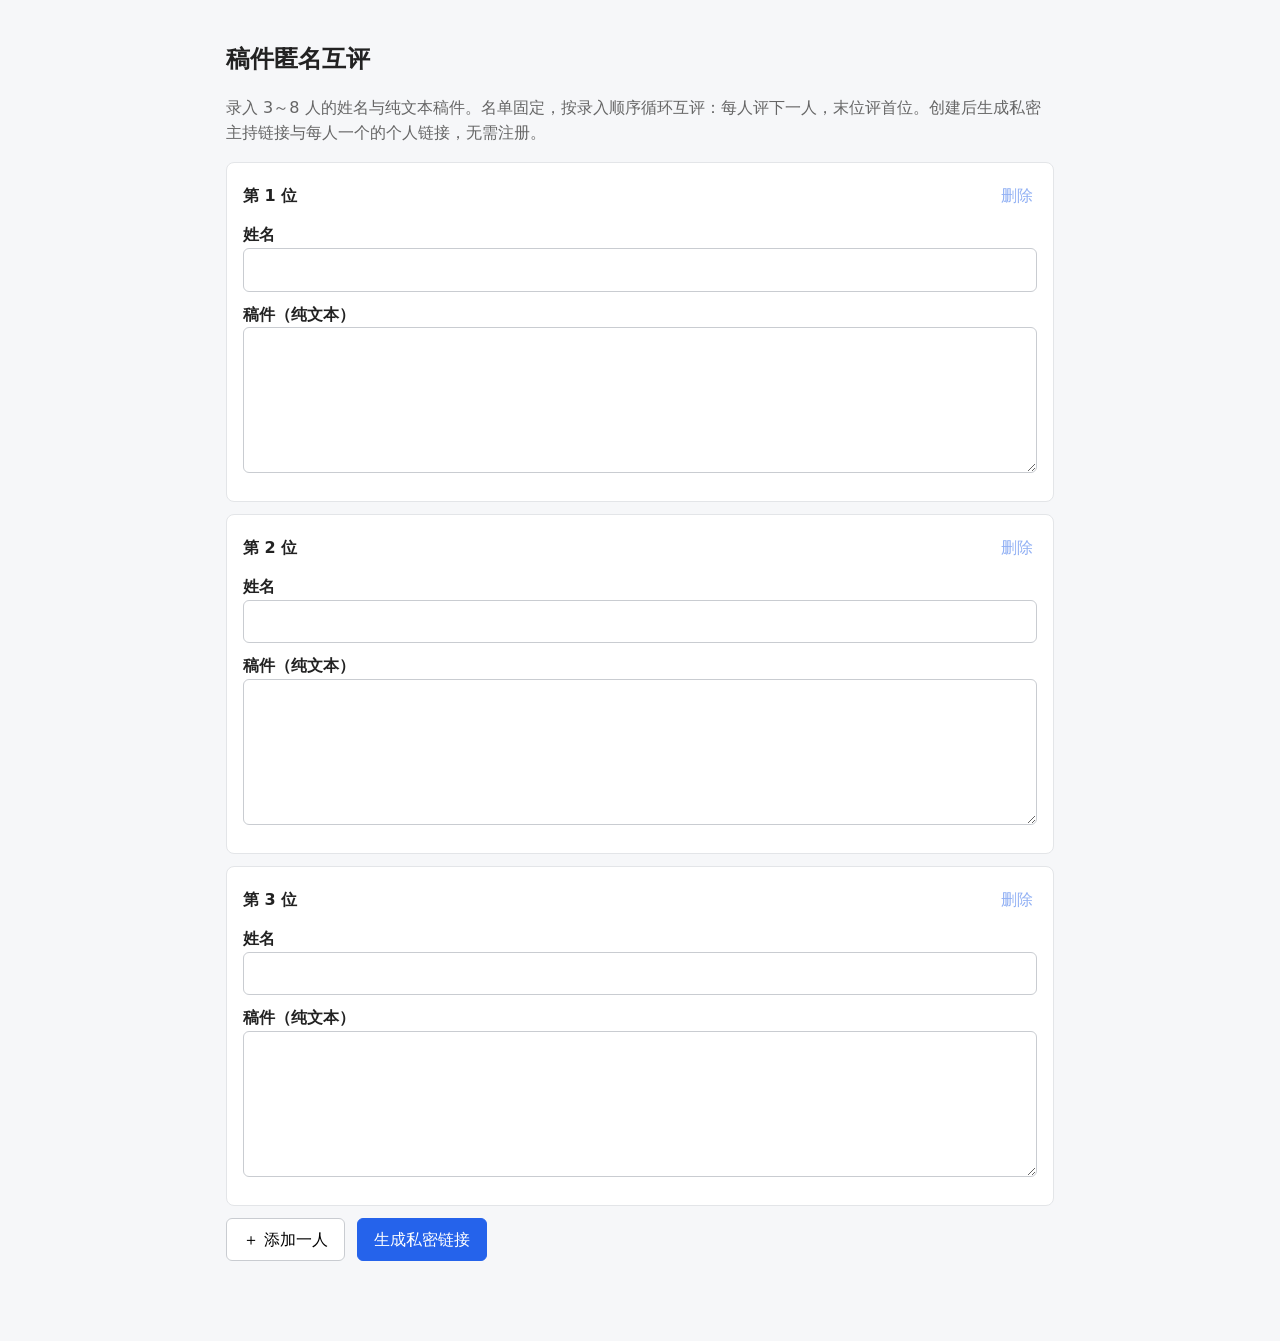
<file: static/index.html>
<!doctype html>
<html lang="zh-CN">
<head>
<meta charset="utf-8">
<meta name="viewport" content="width=device-width, initial-scale=1">
<title>稿件匿名互评 · 创建</title>
<link rel="stylesheet" href="/static/style.css">
</head>
<body>
<main>
  <h1>稿件匿名互评</h1>
  <p class="muted">录入 3～8 人的姓名与纯文本稿件。名单固定，按录入顺序循环互评：每人评下一人，末位评首位。创建后生成私密主持链接与每人一个的个人链接，无需注册。</p>

  <form id="create-form">
    <div id="people"></div>
    <div class="row-actions">
      <button type="button" id="add-person">＋ 添加一人</button>
      <button type="submit" class="primary">生成私密链接</button>
    </div>
    <p id="error" class="error"></p>
  </form>

  <section id="result" class="card" hidden>
    <h2>创建成功</h2>
    <p class="error"><strong>请立即保存并分发以下链接，丢失无法找回。</strong></p>
    <p>主持链接（自己保留）：<a id="host-link" href="#"></a></p>
    <h3>个人链接（分发给对应的人）</h3>
    <table>
      <thead><tr><th>姓名</th><th>个人链接</th></tr></thead>
      <tbody id="links-table"></tbody>
    </table>
  </section>
</main>
<script src="/static/index.js"></script>
</body>
</html>
</file>
<file: static/style.css>
* { box-sizing: border-box; }
body {
  font-family: system-ui, -apple-system, "PingFang SC", "Microsoft YaHei", sans-serif;
  margin: 0;
  background: #f6f7f9;
  color: #222;
  line-height: 1.6;
}
main { max-width: 860px; margin: 0 auto; padding: 24px 16px 64px; }
h1 { font-size: 1.5rem; }
h2 { font-size: 1.15rem; margin: 0 0 0.6em; }
h3 { font-size: 1rem; }
.card {
  background: #fff;
  border: 1px solid #e3e5e8;
  border-radius: 8px;
  padding: 16px;
  margin: 12px 0;
}
label { display: block; margin: 10px 0 4px; font-weight: 600; }
input:not([type]), input[type="text"], textarea {
  width: 100%;
  padding: 8px;
  border: 1px solid #c9ccd1;
  border-radius: 6px;
  font: inherit;
}
textarea { resize: vertical; font-family: ui-monospace, SFMono-Regular, Menlo, monospace; }
button {
  padding: 8px 16px;
  border: 1px solid #c9ccd1;
  background: #fff;
  border-radius: 6px;
  cursor: pointer;
  font: inherit;
}
button.primary { background: #2563eb; border-color: #2563eb; color: #fff; }
button:disabled { opacity: 0.5; cursor: not-allowed; }
button.link { border: none; background: none; color: #2563eb; padding: 4px; }
button.link-danger { border: none; background: none; color: #b91c1c; padding: 4px; margin-left: 10px; }
table { border-collapse: collapse; width: 100%; background: #fff; }
td, th { border: 1px solid #e3e5e8; padding: 8px 10px; text-align: left; word-break: break-all; }
.error { color: #b91c1c; }
.ok { color: #15803d; }
.pending { color: #b45309; }
.muted { color: #666; font-weight: 400; }
pre.manuscript-view {
  white-space: pre-wrap;
  word-break: break-word;
  background: #fbfbfb;
  border: 1px solid #e3e5e8;
  border-radius: 8px;
  padding: 12px;
  max-height: 420px;
  overflow: auto;
  margin: 8px 0;
}
.banner {
  background: #ecfdf5;
  border: 1px solid #a7f3d0;
  padding: 10px 14px;
  border-radius: 8px;
}
.person-head { display: flex; justify-content: space-between; align-items: center; }
.row-actions { display: flex; gap: 12px; margin: 12px 0 4px; }
.clarify {
  border-top: 1px dashed #c9ccd1;
  margin-top: 14px;
  padding-top: 10px;
}
.clarify h3 { margin: 6px 0; }
.clarify-item {
  background: #f6f7f9;
  border: 1px solid #e3e5e8;
  border-radius: 6px;
  padding: 8px 10px;
  margin: 8px 0;
  white-space: pre-wrap;
  word-break: break-word;
}
</file>
